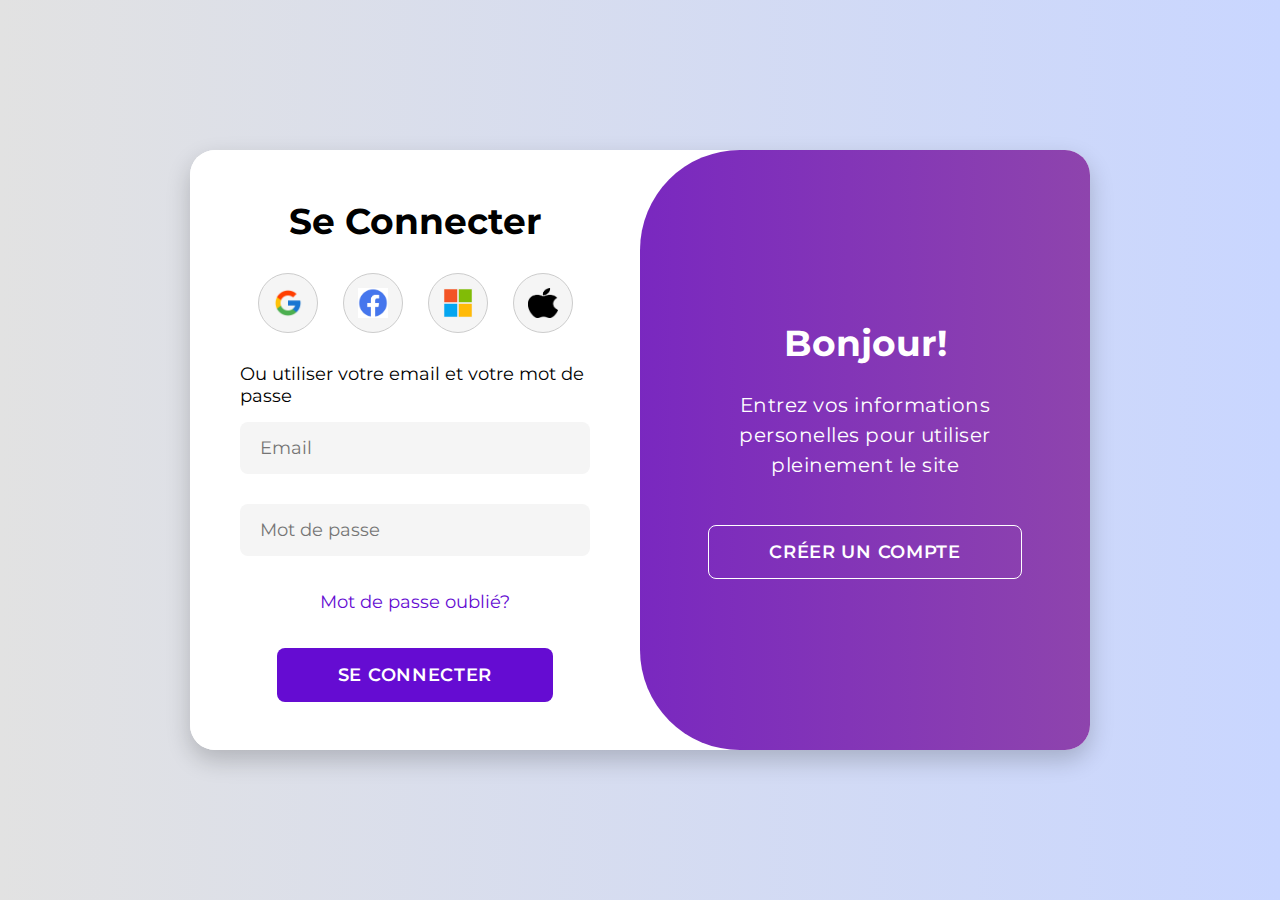
<file: Login-Page/index.html>
<!DOCTYPE html>
<html lang="en">
  <head>
    <meta charset="UTF-8" />
    <meta name="viewport" content="width=device-width, initial-scale=1.0" />
    <title>Identifiez-vous</title>
    <link rel="stylesheet" href="style.css" />
    <link rel="icon" type="image/x-icon" href="assets/icon-top.png" />
  </head>
  <body>
    <div class="container" id="container">
      <div class="form-container sign-up">
        <form>
          <h1>Créer un compte</h1>
          <div class="social-icons">
            <a href="https://www.google.com" class="icon" target="_blank">
              <img
                src="assets/google.png"
                alt="Google"
                style="width: 30px; height: 30px"
              />
            </a>
            <a href="https://www.facebook.com" class="icon" target="_blank">
              <img
                src="assets/facebook.png"
                alt="Facebook"
                style="width: 30px; height: 30px"
              />
            </a>
            <a href="https://www.microsoft.com" class="icon" target="_blank">
              <img
                src="assets/microsoft.png"
                alt="Microsoft"
                style="width: 30px; height: 30px"
              />
            </a>
            <a href="https://www.apple.com" class="icon" target="_blank">
              <img
                src="assets/apple.png"
                alt="Apple"
                style="width: 30px; height: 30px"
              />
            </a>
          </div>
          <span>ou utiliser un email pour vous identifier</span>
          <input type="text" placeholder="Nom" />
          <input type="email" placeholder="Email" />
          <input type="password" placeholder="Mot de passe" />
          <button>Créer un compte</button>
        </form>
      </div>
      <div class="form-container sign-in">
        <form>
          <h1>Se Connecter</h1>
          <div class="social-icons">
            <a href="https://www.google.com" class="icon" target="_blank">
              <img
                src="assets/google.png"
                alt="Google"
                style="width: 30px; height: 30px"
              />
            </a>
            <a href="https://www.facebook.com" class="icon" target="_blank">
              <img
                src="assets/facebook.png"
                alt="Facebook"
                style="width: 30px; height: 30px"
              />
            </a>
            <a href="https://www.microsoft.com" class="icon" target="_blank">
              <img
                src="assets/microsoft.png"
                alt="Microsoft"
                style="width: 30px; height: 30px"
              />
            </a>
            <a href="https://www.apple.com" class="icon" target="_blank">
              <img
                src="assets/apple.png"
                alt="Apple"
                style="width: 30px; height: 30px"
              />
            </a>
          </div>
          <span>Ou utiliser votre email et votre mot de passe</span>
          <input type="email" placeholder="Email" />
          <input type="password" placeholder="Mot de passe" />
          <a href="Forgot-Password/ForgotPassword.html">Mot de passe oublié?</a>
          <button>Se connecter</button>
        </form>
      </div>

      <div class="toggle-container">
        <div class="toggle">
          <div class="toggle-panel toggle-left">
            <h1>Bienvenue</h1>
            <p>
              Entrez vos informations personelles pour utiliser pleinement le
              site
            </p>
            <button class="hidden" id="login">S'identifier</button>
          </div>
          <div class="toggle-panel toggle-right">
            <h1>Bonjour!</h1>
            <p>
              Entrez vos informations personelles pour utiliser pleinement le
              site
            </p>
            <button class="hidden" id="register">Créer un compte</button>
          </div>
        </div>
      </div>
    </div>

    <script src="index.js"></script>
  </body>
</html>
</file>
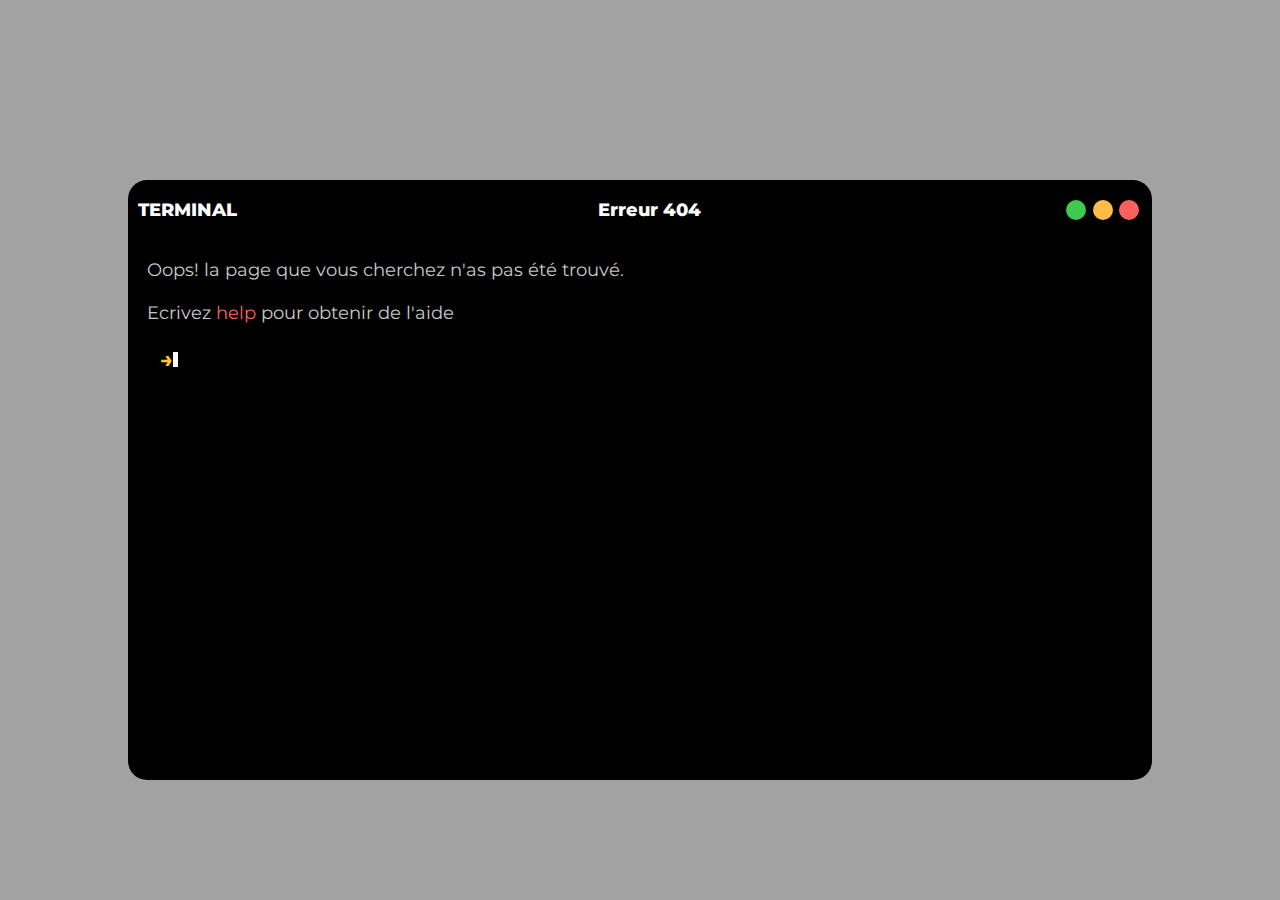
<file: PAGE - 404 TERMIANAL MACOS/index.html>
<!DOCTYPE html>
<html lang="en">
<head>
    <meta charset="UTF-8">
    <meta name="viewport" content="width=device-width, initial-scale=1.0">
    <title>PAGE 404 TERMINAL</title>
    <link rel="stylesheet" href="style.css">
    <link rel="shortcut icon" href="terminal.png" type="image/x-icon">
</head>
<body class="" id="body">
    <main id="main">
        <header class="Menubar">
            <div><p class="title-terminal">TERMINAL</p></div>
            <div><p class="title_404">Erreur 404</p></div>
            <div class="Menu_BTN">
                <a href="#" id="min" onclick="BTNS('min')"></a>
                <a href="#" id="max" onclick="BTNS('max')"></a>
                <a href="#" id="close"></a>
            </div>
        </header>
        <div class="Terminal_body" id="Terminal">
            <p>Oops! la page que vous cherchez n'as pas été trouvé.</p><br>
            <p>Ecrivez 
                <span class="red">
                help
                </span>
                pour obtenir de l'aide</p>
            <br>
            <div class="Terminal_code">
                <div class="Terminal_line">
                    <div class="code" id="code">
    
                    </div>
                    <span class="arrow">→</span><span class="user-input" id="userInput"></span>
                    <label for="Keyboard"></label><input type="text" id="Keyboard" class="keyboard">
                </div>
            </div>
        </div>
    </main>
    
    <div class="min_app" id="min_app">
        <a href="#" onclick="BTNS('re')">
            <svg xmlns="http://www.w3.org/2000/svg" viewBox="0 0 48 48" width="40" height="40">
                <path fill="#CFD8DC" d="M41,6H7C6.4,6,6,6.4,6,7v35h36V7C42,6.4,41.6,6,41,6z" />
                <path fill="#263238" d="M8 13H40V40H8z" />
                <path fill="#90A4AE" d="M13.5 8A1.5 1.5 0 1 0 13.5 11 1.5 1.5 0 1 0 13.5 8zM9.5 8A1.5 1.5 0 1 0 9.5 11 1.5 1.5 0 1 0 9.5 8z" />
                <g>
                    <path fill="#18FFFF" d="M18.5 26.5l-3.5-2V22l6 3.4v2.1L15 31v-2.5L18.5 26.5zM23 29H33V31H23z" />
                </g>
            </svg>
        </a>
    </div>

<script src="script.js"></script>

    </body>

</html>
</file>
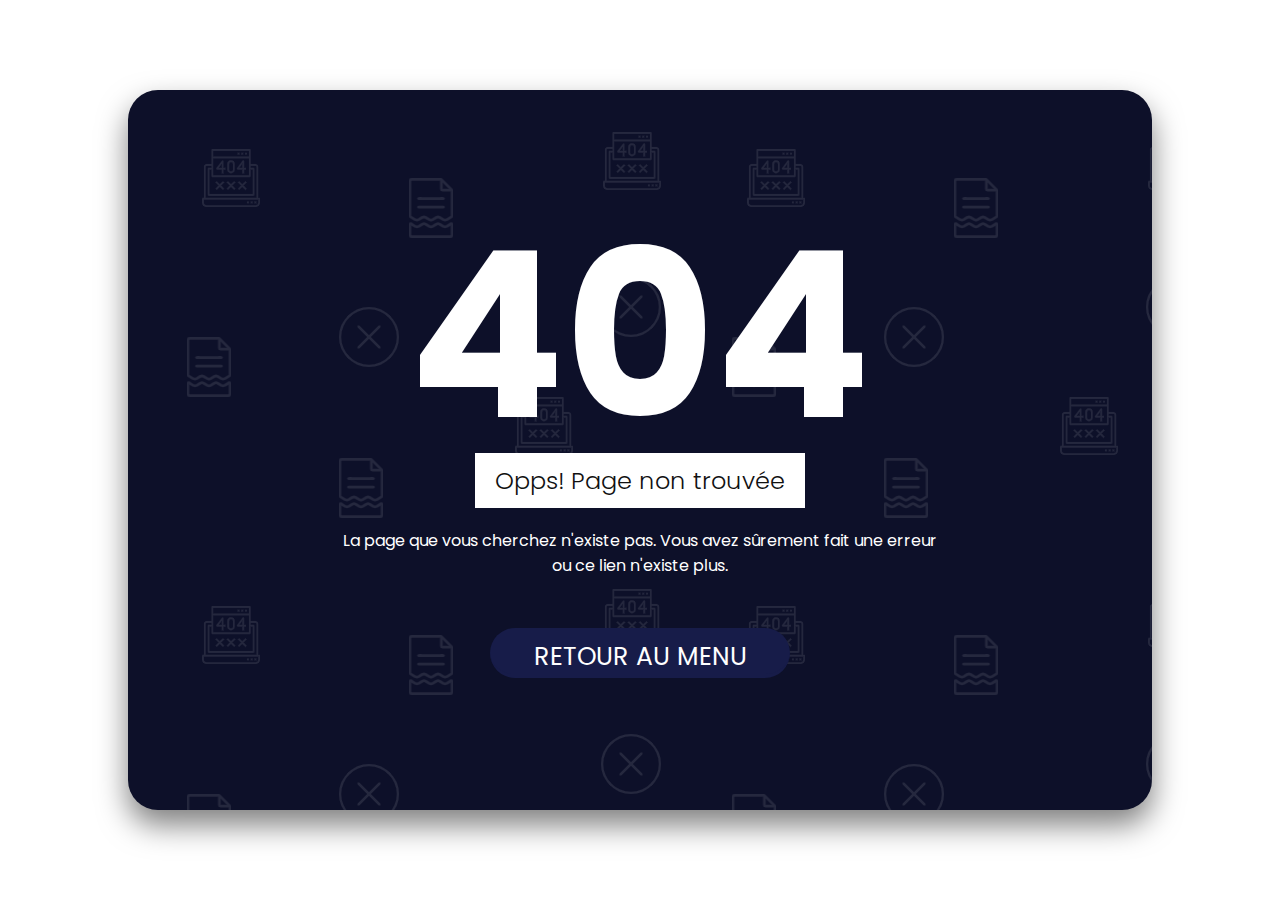
<file: PAGE - PAGE 404/index.html>
<!DOCTYPE html>
<html lang="en">
<head>
	<meta charset="UTF-8">
	<meta name="viewport" content="width=device-width, initial-scale=1.0">
	<title>Erreur 404</title>
	<link rel="stylesheet" href="style.css">
	<link rel="icon" type="image/x-icon" href="icon-top.png">
</head>
<body>
	<div id="container">
		<div class="content">
			<h2>404</h2>
			<h4>Opps! Page non trouvée</h4>
			<p class="text">La page que vous cherchez n'existe pas. Vous avez sûrement fait une erreur ou ce lien n'existe plus.</p>
			<a class="menu-back" href="#">RETOUR AU MENU</a>
		</div>
	</div>
</body>
<script src="index.js"></script>
</html>
</file>
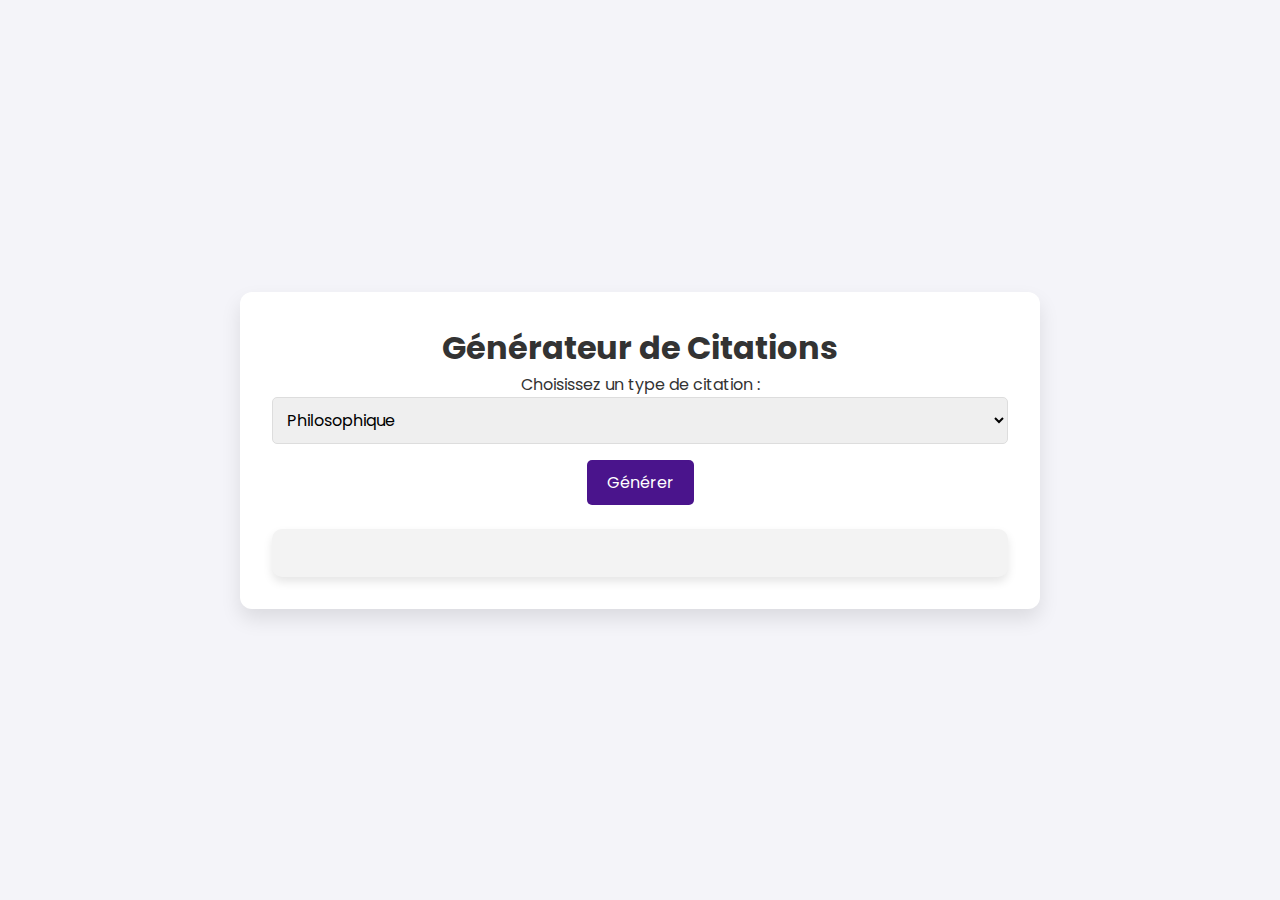
<file: Quote-Generator/index.html>
<!DOCTYPE html>
<html lang="en">
<head>
    <meta charset="UTF-8">
    <meta name="viewport" content="width=device-width, initial-scale=1.0">
    <title>Génerateur de citation</title>
    <link rel="stylesheet" href="style.css">
    <script src="script.js"></script>
    <link rel="icon" type="image/x-icon" href="icon-top.png">
</head>

<body>
    <div id="container">
        <h1>Générateur de Citations</h1>

        <label for="type-selector">Choisissez un type de citation :</label>
        <select id="type-selector">
        </select>
        <button id="generate-button">Générer</button>
        <div id="citation-container">
        </div>
    </div>
    <script src="script.js"></script>
</body>

</html>
</file>
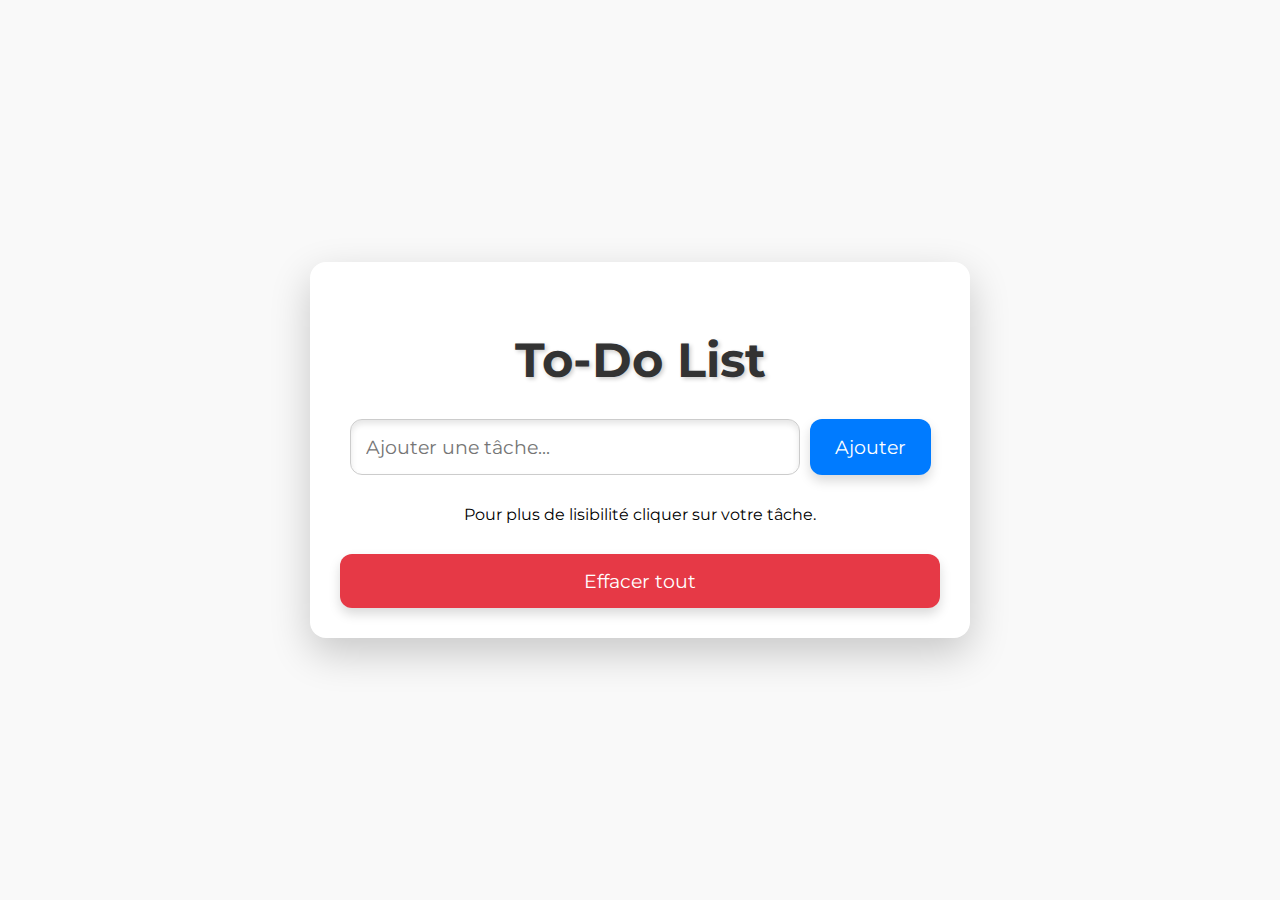
<file: To-Do-List/index.html>
<!DOCTYPE html>
<html lang="fr">
<head>
    <meta charset="UTF-8">
    <meta name="viewport" content="width=device-width, initial-scale=1.0">
    <title>To-Do List</title>
    <link rel="stylesheet" href="style.css">
    <link rel="icon" type="image/x-icon" href="icon-top.png">

</head>
<body>
    <div id="container">
        <div class="content">
            <h2>To-Do List</h2>
            <div class="input-container">
                <input id="todo-input" type="text" placeholder="Ajouter une tâche...">
                <button id="add-button">Ajouter</button>
            </div>
            <ul id="todo-list">
                
            </ul>
            <div id="overlay">
                <div class="task-detail-container">
                    <div class="task-detail"></div>
                    <button class="close-btn">X</button>
                </div>
            </div>
            <p>Pour plus de lisibilité cliquer sur votre tâche.</p>
            <button id="clear-all" class="clear-button">Effacer tout</button>
        </div>
    </div>
<script src="index.js"></script>
</body>
</html>
</file>
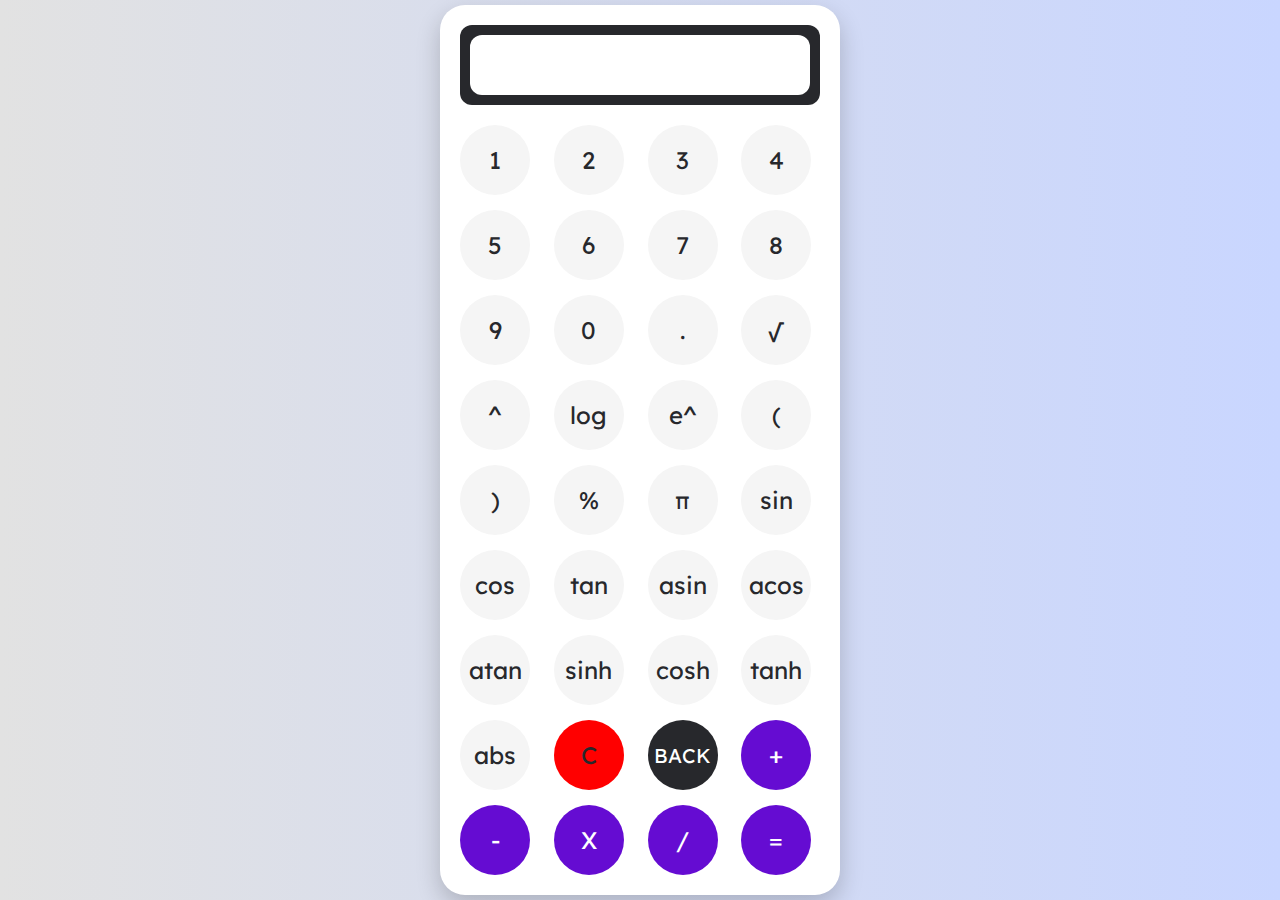
<file: Calculator/sci/sci.html>
<!DOCTYPE html>
<html lang="en">
<head>
    <meta charset="UTF-8">
    <meta name="viewport" content="width=device-width, initial-scale=1.0">
    <title>Calculatrice Scientifique</title>
    <link rel="stylesheet" href="sci.css">
    <link rel="shortcut icon" href="assets/icon-top.png" type="image/x-icon">
</head>
<body>
    <div class="container">
        <div class="calculator">
            <div class="display">
                <input type="text" id="result" disabled>
            </div>
            <div class="buttons">

                <button class="btn" onclick="appendValue('1')">1</button>
                <button class="btn" onclick="appendValue('2')">2</button>
                <button class="btn" onclick="appendValue('3')">3</button>


                <button class="btn" onclick="appendValue('4')">4</button>
                <button class="btn" onclick="appendValue('5')">5</button>
                <button class="btn" onclick="appendValue('6')">6</button>

                <button class="btn" onclick="appendValue('7')">7</button>
                <button class="btn" onclick="appendValue('8')">8</button>
                <button class="btn" onclick="appendValue('9')">9</button>

                <button class="btn" onclick="appendValue('0')">0</button>
                <button class="btn" onclick="appendValue('.')">.</button>

                <button class="btn" onclick="appendValue('Math.sqrt(')">√</button>
                <button class="btn" onclick="appendValue('Math.pow(')">^</button>
                <button class="btn" onclick="appendValue('Math.log(')">log</button>
                <button class="btn" onclick="appendValue('Math.exp(')">e^</button>

                <button class="btn" onclick="appendValue('(')">(</button>
                <button class="btn" onclick="appendValue(')')">)</button>
                <button class="btn" onclick="appendValue('%')">%</button>
                <button class="btn" onclick="appendValue('Math.PI')">π</button>

                <button class="btn" onclick="appendValue('Math.sin(')">sin</button>
                <button class="btn" onclick="appendValue('Math.cos(')">cos</button>
                <button class="btn" onclick="appendValue('Math.tan(')">tan</button>
                <button class="btn" onclick="appendValue('Math.asin(')">asin</button>

                <button class="btn" onclick="appendValue('Math.acos(')">acos</button>
                <button class="btn" onclick="appendValue('Math.atan(')">atan</button>
                <button class="btn" onclick="appendValue('Math.sinh(')">sinh</button>
                <button class="btn" onclick="appendValue('Math.cosh(')">cosh</button>

                <button class="btn" onclick="appendValue('Math.tanh(')">tanh</button>
                <button class="btn" onclick="appendValue('Math.abs(')">abs</button>
                <button class="btn-clear" onclick="clearDisplay()">C</button>
                <button class="btn-norm" onclick="window.location.href='../index.html'">BACK</button>
                <button class="btn operator" onclick="appendValue('+')">+</button>
                <button class="btn operator" onclick="appendValue('-')">-</button>
                <button class="btn operator" onclick="appendValue('*')">X</button>
                <button class="btn operator" onclick="appendValue('/')">/</button>
                <button class="btn operator" onclick="calculate()">=</button>

            </div>
        </div>
    </div>

    <script src="sci.js"></script>
</body>
</html>
</file>
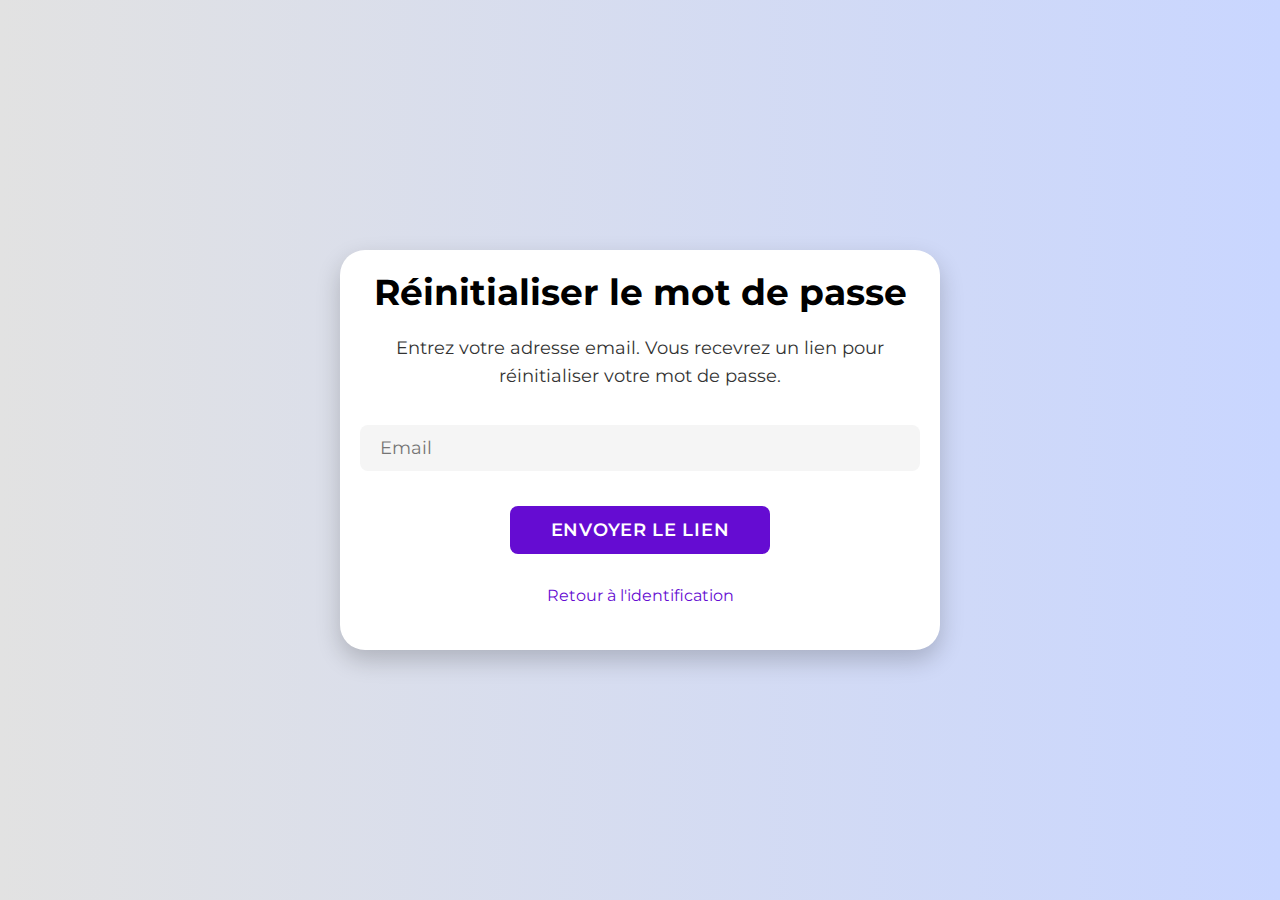
<file: Login-Page/Forgot-Password/ForgotPassword.html>
<!DOCTYPE html>
<html lang="en">
<head>
    <meta charset="UTF-8">
    <meta name="viewport" content="width=device-width, initial-scale=1.0">
    <title>Mot de passe oublié</title>
    <link rel="stylesheet" href="ForgotPassword.css">
    <link rel="icon" type="image/x-icon" href="icon-top.png">
</head>
<body>
    <div class="container forgot-password">
        <div class="form-container reset-password">
            <form>
                <h1>Réinitialiser le mot de passe</h1>
                <p>Entrez votre adresse email. Vous recevrez un lien pour réinitialiser votre mot de passe.</p>
                <input type="email" placeholder="Email" required>
                <button>Envoyer le lien</button>
                <br></br>
                <a href="../index.html">Retour à l'identification</a>
            </form>
        </div>
    </div>
</body>
</html>
</file>
<file: Login-Page/style.css>
@import url('https://fonts.googleapis.com/css2?family=Montserrat:wght@300;400;500;600;700&display=swap');

* {
    margin: 0;
    padding: 0;
    box-sizing: border-box;
    font-family: 'Montserrat', sans-serif;
}

body {
    background-color: #eae4fc;
    background: linear-gradient(to right, #e2e2e2, #c9d6ff);
    display: flex;
    align-items: center;
    justify-content: center;
    flex-direction: column;
    height: 100vh;
    font-size: 18px;
}

.container {
    background-color: #fff;
    border-radius: 25px;
    box-shadow: 0 10px 25px rgba(0, 0, 0, 0.2);
    position: relative;
    overflow: hidden;
    width: 900px;
    max-width: 100%;
    min-height: 600px;
}

.container p {
    font-size: 20px;
    line-height: 30px;
    letter-spacing: 0.5px;
    margin: 25px 0;
}

.container span {
    font-size: 18px;
}

.container a {
    color: #650cd2; /* Nouveau violet principal */
    font-size: 18px;
    text-decoration: none;
    margin: 20px 0 15px;
}

.container button {
    background-color: #650cd2; /* Nouveau violet principal */
    color: #fff;
    font-size: 18px;
    padding: 15px 60px;
    border: 1px solid transparent;
    border-radius: 8px;
    font-weight: 600;
    letter-spacing: 0.7px;
    text-transform: uppercase;
    margin-top: 20px;
    cursor: pointer;
}

.container button.hidden {
    background-color: transparent;
    border-color: #fff;
}

.container form {
    background-color: #fff;
    display: flex;
    align-items: center;
    justify-content: center;
    flex-direction: column;
    padding: 0 50px;
    height: 100%;
}

.container input {
    background-color: #f5f5f5; 
    border: none;
    margin: 15px 0;
    padding: 15px 20px;
    font-size: 18px;
    border-radius: 8px;
    width: 100%;
    outline: none;
}

.form-container {
    position: absolute;
    top: 0;
    height: 100%;
    transition: all 0.6s ease-in-out;
}

.sign-in {
    left: 0;
    width: 50%;
    z-index: 2;
}

.container.active .sign-in {
    transform: translateX(100%);
}

.sign-up {
    left: 0;
    width: 50%;
    opacity: 0;
    z-index: 1;
}

.container.active .sign-up {
    transform: translateX(100%);
    opacity: 1;
    z-index: 5;
    animation: move 0.6s;
}

@keyframes move {
    0%, 49.99% {
        opacity: 0;
        z-index: 1;
    }
    50%, 100% {
        opacity: 1;
        z-index: 5;
    }
}

.social-icons {
    margin: 30px 0;
}

.social-icons a {
    border: 1px solid #ccc;
    border-radius: 50%;
    display: inline-flex;
    justify-content: center;
    align-items: center;
    margin: 0 10px;
    width: 60px;
    height: 60px;
    font-size: 24px;
    background-color: #f5f5f5; 
}

.toggle-container {
    position: absolute;
    top: 0;
    left: 50%;
    width: 50%;
    height: 100%;
    overflow: hidden;
    transition: all 0.6s ease-in-out;
    border-radius: 100px 0 0 100px;
    z-index: 1000;
}

.container.active .toggle-container {
    transform: translateX(-100%);
    border-radius: 0 100px 100px 0;
}

.toggle {
    background-color: #650cd2; /* Nouveau violet principal */
    height: 100%;
    background: linear-gradient(to right, #650cd2, #8e44ad); /* Dégradé de violet */
    color: #fff;
    position: relative;
    left: -100%;
    height: 100%;
    width: 200%;
    transform: translateX(0);
    transition: all 0.6s ease-in-out;
}

.container.active .toggle {
    transform: translateX(50%);
}

.toggle-panel {
    position: absolute;
    width: 50%;
    height: 100%;
    display: flex;
    align-items: center;
    justify-content: center;
    flex-direction: column;
    padding: 0 50px;
    text-align: center;
    top: 0;
    transform: translateX(0);
    transition: all 0.6s ease-in-out;
}

.toggle-left {
    transform: translateX(-200%);
}

.container.active .toggle-left {
    transform: translateX(0);
}

.toggle-right {
    right: 0;
    transform: translateX(0);
}

.container.active .toggle-right {
    transform: translateX(200%);
}
</file>
<file: PAGE - 404 TERMIANAL MACOS/style.css>
@import url('https://fonts.googleapis.com/css2?family=Montserrat:wght@300;400;500;600;700&display=swap');


* {
    box-sizing: border-box;
    margin: 0;
    padding: 0;
    font-family: 'Montserrat', sans-serif;
}

body {
    display: flex;
    justify-content: center;
    align-items: center;
    height: 100vh;
    font-size: 18px;
    font-family: "vazir", sans-serif;
    background: #a2a2a2;
    color: rgba(255, 255, 255, 0.8);
    overflow: hidden !important;
}

a {
    text-decoration: none;
}

svg {
    vertical-align: middle;
}

main {
    width: 80%;
    height: 60%;
    -webkit-transition: all .3s ease-in-out;
    -moz-transition: all .3s ease-in-out;
    -ms-transition: all .3s ease-in-out;
    -o-transition: all .3s ease-in-out;
    transition: all .3s ease-in-out;
}

.Menubar {
    width: 100%;
    height: 60px;
    background-color: #000000;
    display: flex;
    flex-direction: row;
    justify-content: space-between;
    align-items: center;
    border-radius: 1.2rem 1.2rem 0 0;
    padding: .1rem .6rem;
    user-select: none;
    font-weight: 500;
}

.title_404, .title-terminal {
    font-weight: 800;
    color: #fff;
}

.Menu_BTN {
    display: flex;
    justify-content: center;
    align-items: center;
}

.Menu_BTN a {
    content: '';
    display: inline-block;
    width: 20px;
    height: 20px;
    border-radius: 50%;
    margin: 0 .2rem;
}

.Menu_BTN a:nth-child(3) {
    background-color: #fa615c;
}

.Menu_BTN a:nth-child(2) {
    background-color: #ffbd48;
}

.Menu_BTN a:nth-child(1) {
    background-color: #3fc950;
}

.Terminal_body {
    background-color: #000000;
    width: 100%;
    height: 100%;
    border-radius: 0 0 1.2rem 1.2rem;
    padding: 1.2rem;
    font-family: "Anonymous Pro", monospace;
    overflow-y: auto;
}

.Terminal_body::-webkit-scrollbar {
    background-color: #2B2B2B;
}

.Terminal_body::-webkit-scrollbar-thumb {
    background-color: #5C5C5C;
}

.arrow {
    color: #ffc720;
    margin: 0 0 0 .8rem;
    font-weight: bold;
    font-size: 1.4rem;
}

.keyboard {
    opacity: 0;
    filter: alpha(opacity=0);
}

.out_code {
    margin: .5rem 0;
}

.red {
    color: #fa615c;
}

.green {
    color: #3fc950;
}
#userInput::after{
    content: '';
    width: 5px;
    height: 15px;
    position: relative;
    display: inline-block;
    background: white;
    -webkit-animation: cursor 1s linear infinite;
    -o-animation: cursor 1s linear infinite;
    animation: cursor 1s linear infinite;
}
@keyframes cursor {
    0%,100%{
        opacity: 1;
    }
    50%{
        opacity: 0;
    }
}
/*max style*/
.max main {
    width: 100%;
    height: 100%;
}

.max .Menubar, .max .Terminal_body {
    border-radius: 0;
}

/*min style*/
.min_app {
    visibility: hidden;
    position: absolute;
    width: 50px;
    height: 50px;
    left: 0;
    bottom: 0;
    background: #3C3F41;
    border-radius: 50%;
    margin: 1rem;
    display: flex;
    justify-content: center;
    align-items: center;
}

.min main {
    transform: translate(-640px, 260px) scale(0);
}

.min .min_app {
    visibility: visible;
}

@media (max-width: 991px) {
    main{
        width: 95%;
        height: 70%;
    }
    .out_code{
        margin: .2rem 0;
    }
    .keyboard{
        position: relative;
        width: 100%;
        left: 0;
        top: -35px;
        height: 50px;
    }
    .min main {
        transform: translate(-200px, 660px) scale(0);
    }
}
</file>
<file: PAGE - PAGE 404/style.css>
@import url('https://fonts.googleapis.com/css?family=Poppins:100,200,300,400,500,600,700,800,900');
*
{
	margin: 0;
	padding: 0;
	box-sizing: border-box;
	font-family: 'Poppins', sans-serif;
}
body
{
	background: white;
	height: 100vh;
}

#container 
{
	position: absolute;
	top: 10%;
	left: 10%;
	right: 10%;
	bottom: 10%;
	display: flex;
	justify-content: center;
	align-items: center;
	background: url(p404.png) #0d1029;
	box-shadow: 0 15px 30px rgba(0,0,0,.5);
	border-radius: 30px;
	width: 80%;
	height: 80%;

}
#container .content
{
	max-width: 600px;
	text-align: center;
}
#container .content h2 {
	font-size: 18vw;
	color: #fff;
	line-height: 1em;
	text-align: center;
	margin: 0; /* Supprime la marge existante */
}

#container .content h4
{
	position: relative;
	font-size: 1.5em;
	margin-bottom: 20px;
	color: #111;
	background: #fff;
	font-weight: 300;
	padding: 10px 20px;
	display: inline-block;
}
#container .content a
{
	position: relative;
	display: inline-block;
	padding: 10px 20px;
	background: #171c49;
	color: fff;
	text-decoration: none;
	margin-top: 50px;
	border-radius: 25px;
	border-bottom: 4px solid #171c49;
	width: 300px;
	height: 50px;
}

.text {
	color: white;
}

.menu-back {
	color: white;
	font-size: 25px;
	padding: 20px;
}
</file>
<file: Quote-Generator/style.css>
@import url('https://fonts.googleapis.com/css?family=Poppins:100,200,300,400,500,600,700,800,900');

* {
    margin: 0;
    padding: 0;
    box-sizing: border-box;
    font-family: 'Poppins', sans-serif;
}

body {
    background-color: #f4f4f9;
    display: flex;
    justify-content: center;
    align-items: center;
    height: 100vh;
    color: #333;
}

#container {
    width: 80%;
    max-width: 800px;
    background: #fff;
    box-shadow: 0 10px 20px rgba(0, 0, 0, 0.1);
    border-radius: 12px;
    padding: 2rem;
    text-align: center;
    overflow: hidden;
    position: relative;
}

h2 {
    font-size: 2rem;
    color: #4a148c;
    margin-bottom: 1.5rem;
}

#type-selector {
    width: 100%;
    padding: 10px;
    font-size: 1rem;
    border: 1px solid #ddd;
    border-radius: 5px;
    margin-bottom: 1rem;
    outline: none;
    transition: border-color 0.3s;
}

#type-selector:focus {
    border-color: #4a148c;
}

#generate-button {
    padding: 10px 20px;
    background-color: #4a148c;
    color: #fff;
    border: none;
    border-radius: 5px;
    cursor: pointer;
    font-size: 1rem;
    transition: background-color 0.3s;
}

#generate-button:hover {
    background-color: #6a1b9a;
}

#citation-container {
    margin-top: 1.5rem;
    padding: 1.5rem;
    background: #f3f3f3;
    border-radius: 10px;
    box-shadow: 0 5px 10px rgba(0, 0, 0, 0.1);
}

.quote-text {
    font-size: 1.2rem;
    color: #333;
    margin-bottom: 0.5rem;
}

.quote-author {
    font-size: 1rem;
    color: #666;
}

.error {
    color: #d32f2f;
    font-weight: bold;
}

.clear-button {
    margin-top: 1rem;
    padding: 10px 20px;
    background-color: #4a148c;
    color: #fff;
    border: none;
    border-radius: 5px;
    cursor: pointer;
    font-size: 1rem;
    transition: background-color 0.3s;
}

.clear-button:hover {
    background-color: #6a1b9a;
}

@media screen and (max-width: 768px) {
    #container {
        width: 90%;
        padding: 1rem;
    }

    h2 {
        font-size: 1.5rem;
    }

    #generate-button,
    .clear-button {
        width: 100%;
        padding: 12px;
    }

    #type-selector {
        width: 100%;
        padding: 12px;
    }
}
</file>
<file: To-Do-List/style.css>
@import url('https://fonts.googleapis.com/css2?family=Montserrat:wght@300;400;500;600;700&display=swap');

* {
    font-family: 'Montserrat', sans-serif;
}

body {
    background-color: #f9f9f9;
    display: flex;
    justify-content: center;
    align-items: center;
    height: 100vh;
    margin: 0;
}

#container {
    background-color: #ffffff;
    border-radius: 16px;
    padding: 30px;
    box-shadow: 0 15px 40px rgba(0, 0, 0, 0.2);
    width: 600px;
    text-align: center;
}

h2 {
    font-size: 3em;
    color: #333;
    margin-bottom: 30px;
    text-shadow: 2px 2px 4px rgba(0, 0, 0, 0.2);
}

.input-container {
    display: flex;
    justify-content: center;
    margin-bottom: 30px;
}

#todo-input {
    width: 75%;
    padding: 15px;
    border-radius: 12px;
    border: 1px solid #ccc;
    outline: none;
    font-size: 1.2em;
    margin-right: 10px;
    box-sizing: border-box;
    box-shadow: inset 0 4px 6px rgba(0, 0, 0, 0.1);
}

#add-button {
    padding: 12px 25px;
    background-color: #007bff;
    color: white;
    border: none;
    border-radius: 12px;
    cursor: pointer;
    font-size: 1.2em;
    transition: background-color 0.3s, transform 0.3s;
    box-shadow: 0 6px 12px rgba(0, 0, 0, 0.15);
}

#add-button:hover {
    background-color: #0056b3;
    transform: translateY(-3px);
}

#add-button:active {
    background-color: #003f7f;
}

#todo-list {
    list-style: none;
    padding: 0;
}

#todo-list li {
    background-color: #fdfdfd;
    border-radius: 12px;
    margin-top: 15px;
    padding: 15px;
    display: flex;
    justify-content: space-between;
    align-items: center;
    font-size: 1.2em;
    color: #333;
    box-shadow: 0 6px 12px rgba(0, 0, 0, 0.1);
}

#todo-list li span {
    flex-grow: 1;
    word-wrap: break-word;
    overflow: hidden;
    text-overflow: ellipsis;
}

#todo-list button {
    background-color: transparent;
    border: none;
    color: #e63946;
    cursor: pointer;
    font-size: 1.3em;
    transition: color 0.3s;
}

#todo-list button:hover {
    color: #c70039;
}

#overlay {
    display: none;
    position: fixed;
    top: 0;
    left: 0;
    width: 100%;
    height: 100%;
    background-color: rgba(0, 0, 0, 0.8);
    display: flex;
    justify-content: center;
    align-items: center;
    z-index: 1000;
}

#overlay .task-detail {
    background-color: #ffffff;
    border-radius: 16px;
    padding: 30px;
    width: 500px;
    max-width: 90%;
    text-align: center;
    box-shadow: 0 15px 40px rgba(0, 0, 0, 0.3);
    overflow-wrap: break-word;
    font-size: 1.4em;
}

#overlay .close-btn {
    position: absolute;
    top: 15px;
    right: 15px;
    padding: 12px;
    background-color: #e63946;
    color: #ffffff;
    border: none;
    border-radius: 50%;
    cursor: pointer;
    font-size: 1.5em;
    transition: background-color 0.3s;
    box-shadow: 0 6px 12px rgba(0, 0, 0, 0.2);
}

#overlay .close-btn:hover {
    background-color: #b71c1c;
}

.clear-button {
    display: block;
    width: 100%;
    padding: 15px 25px;
    margin-top: 30px;
    background-color: #e63946;
    color: white;
    border: none;
    border-radius: 12px;
    cursor: pointer;
    font-size: 1.2em;
    box-shadow: 0 6px 12px rgba(0, 0, 0, 0.15);
    transition: background-color 0.3s, transform 0.3s;
}

.clear-button:hover {
    background-color: #c70039;
    transform: translateY(-3px);
}

.clear-button:active {
    background-color: #b71c1c;
}
</file>
<file: Calculator/sci/sci.css>
@import url('https://fonts.googleapis.com/css2?family=Lexend:wght@100..900&display=swap');

* {
    margin: 0;
    padding: 0;
    box-sizing: border-box;
    font-family: "Lexend", sans-serif;
}

body {
    background: linear-gradient(to right, #e2e2e2, #c9d6ff);
    display: flex;
    align-items: center;
    justify-content: center;
    height: 100vh;
}

.container {
    display: flex;
    align-items: center;
    justify-content: center;
}

.calculator {
    background-color: #fff;
    border-radius: 25px;
    box-shadow: 0 10px 25px rgba(0, 0, 0, 0.2);
    width: 400px;
    padding: 20px;
    display: flex;
    flex-direction: column;
    justify-content: space-between;
}

.display {
    background-color: #27282c;
    border-radius: 12px;
    padding: 10px;
    margin-bottom: 20px;
    display: flex;
    justify-content: flex-end;
}

#result {
    width: 100%;
    height: 60px;
    background-color: white;
    border: none;
    color: #27282c;
    font-size: 32px;
    text-align: right;
    border-radius: 12px;
    padding: 10px;
}

.buttons {
    display: grid;
    grid-template-columns: repeat(4, 1fr);
    gap: 15px;
}

button {
    background-color: #f5f5f5;
    color: #27282c;
    font-size: 24px;
    border-radius: 50%;
    width: 70px;
    height: 70px;
    border: none;
    cursor: pointer;
    transition: 0.3s ease-in-out;
    display: flex;
    align-items: center;
    justify-content: center;
}

button:hover {
    background-color: #b1b1b1;
    color: white;
    transform: scale(1.1);
}

button:active {
    transform: scale(0.95);
}

button.operator {
    background-color: #650cd2;
    color: white;
}

button.operator:hover {
    background-color: #8e44ad;
}

button.clear {
    background-color: #f5f5f5;
    color: #27282c;
    font-size: 24px;
    border-radius: 50%;
    width: 70px;
    height: 70px;
    border: none;
    cursor: pointer;
}

button.clear:hover {
    background-color: #ff4d4d;
    color: white;
    transform: scale(1.1);
}

button.equal {
    background-color: #650cd2;
    color: white;
    grid-column: span 2;
}

.btn-clear {
    background-color: red;
}

.btn-norm {
    background-color: #27282c;
    color: white;
    font-size: 20px;
}
</file>
<file: Login-Page/Forgot-Password/ForgotPassword.css>
@import url('https://fonts.googleapis.com/css2?family=Montserrat:wght@300;400;500;600;700&display=swap');

* {
    margin: 0;
    padding: 0;
    box-sizing: border-box;
    font-family: 'Montserrat', sans-serif;
}

body {
    background-color: #eae4fc;
    background: linear-gradient(to right, #e2e2e2, #c9d6ff);
    display: flex;
    align-items: center;
    justify-content: center;
    flex-direction: column;
    height: 100vh;
    font-size: 18px;
}

.container {
    background-color: #fff;
    border-radius: 25px;
    box-shadow: 0 10px 25px rgba(0, 0, 0, 0.2);
    position: relative;
    overflow: hidden;
    width: 600px;
    max-width: 100%;
    min-height: 400px;
    padding: 20px;
    text-align: center;
}

.container p {
    font-size: 18px;
    line-height: 28px;
    margin: 20px 0;
    color: #333;
}

.container button {
    background-color: #650cd2;
    color: #fff;
    font-size: 18px;
    padding: 12px 40px;
    border: 1px solid transparent;
    border-radius: 8px;
    font-weight: 600;
    letter-spacing: 0.7px;
    text-transform: uppercase;
    margin-top: 20px;
    cursor: pointer;
    transition: background-color 0.3s ease;
}

.container button:hover {
    background-color: #8e44ad;
}

.container input {
    background-color: #f5f5f5;
    border: none;
    margin: 15px 0;
    padding: 12px 20px;
    font-size: 18px;
    border-radius: 8px;
    width: 100%;
    outline: none;
}

.container a {
    display: inline-block; /* For proper positioning */
    color: #650cd2;
    font-size: 16px;
    text-decoration: none;
    margin-top: 10px; /* Adjusted spacing */
    transition: color 0.3s ease;
}

.container a:hover {
    color: #8e44ad;
}
</file>
